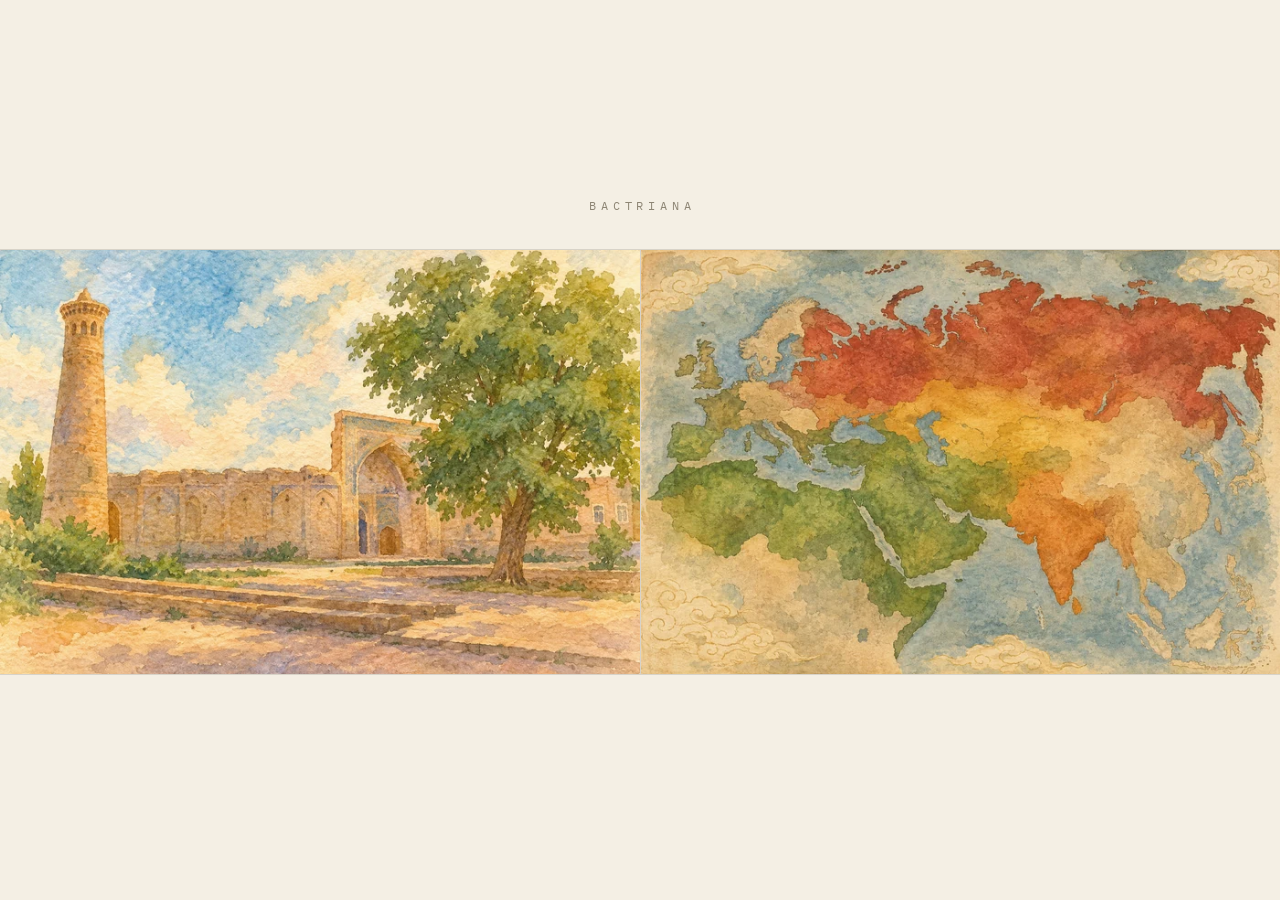
<file: docs/index.html>
<!--
  ─────────────────────────────────────────────────────────────────────────
  bactriana.org — splash page.

  A doorway, nothing more. Two destinations, no navigation, no subpages.
  Content lives at jamespickett.info and courses.bactriana.org.
  /sandbox/ is deliberately unlinked.

  IMAGE CREDITS
    Left  — the Poi Kalyan ensemble, Bukhara. Photograph by James Pickett,
            rendered as watercolor using Google Gemini (Nano Banana 2). The
            composition and content are photographic; the rendering is
            generative.
    Right — Eurasia. Watercolor generated with Google Gemini (Nano Banana 2).

  Design follows jamespickett.info. Built with the assistance of Claude Opus 5.
  ─────────────────────────────────────────────────────────────────────────
-->
<!DOCTYPE html>
<html lang="en">
<head>
<meta charset="utf-8">
<meta name="viewport" content="width=device-width, initial-scale=1">
<title>Bactriana</title>
<meta name="description" content="Digital projects and course materials of James Pickett, historian of Islam and empire in Eurasia.">
<link rel="icon" href="favicon.ico">
<link rel="preconnect" href="https://fonts.googleapis.com">
<link rel="preconnect" href="https://fonts.gstatic.com" crossorigin>
<link href="https://fonts.googleapis.com/css2?family=Spectral:ital,wght@0,300;0,400&family=IBM+Plex+Mono:wght@400;500&display=swap" rel="stylesheet">
<link rel="stylesheet" href="style.css">
</head>
<body>

<h1 class="wordmark">Bactriana</h1>

<main class="doors">

  <a class="door" href="https://jamespickett.info/">
    <img src="bukhara-dusk-1200.webp"
         srcset="bukhara-dusk-700.webp 700w, bukhara-dusk-1200.webp 1200w"
         sizes="(max-width: 820px) 100vw, 50vw"
         alt="The Kalyan minaret and mosque, Bukhara"
         width="1200" height="800" decoding="async">
    <span class="veil"></span>
    <span class="label">
      <span class="name">Personal Website</span>
      <span class="addr">jamespickett.info</span>
    </span>
  </a>

  <a class="door" href="https://courses.bactriana.org/">
    <img src="eurasia-map-1200.webp"
         srcset="eurasia-map-700.webp 700w, eurasia-map-1200.webp 1200w"
         sizes="(max-width: 820px) 100vw, 50vw"
         alt="Watercolor map of Eurasia"
         width="1200" height="800" decoding="async">
    <span class="veil"></span>
    <span class="label">
      <span class="name">Course Websites</span>
      <span class="addr">courses.bactriana.org</span>
    </span>
  </a>

</main>

</body>
</html>
</file>
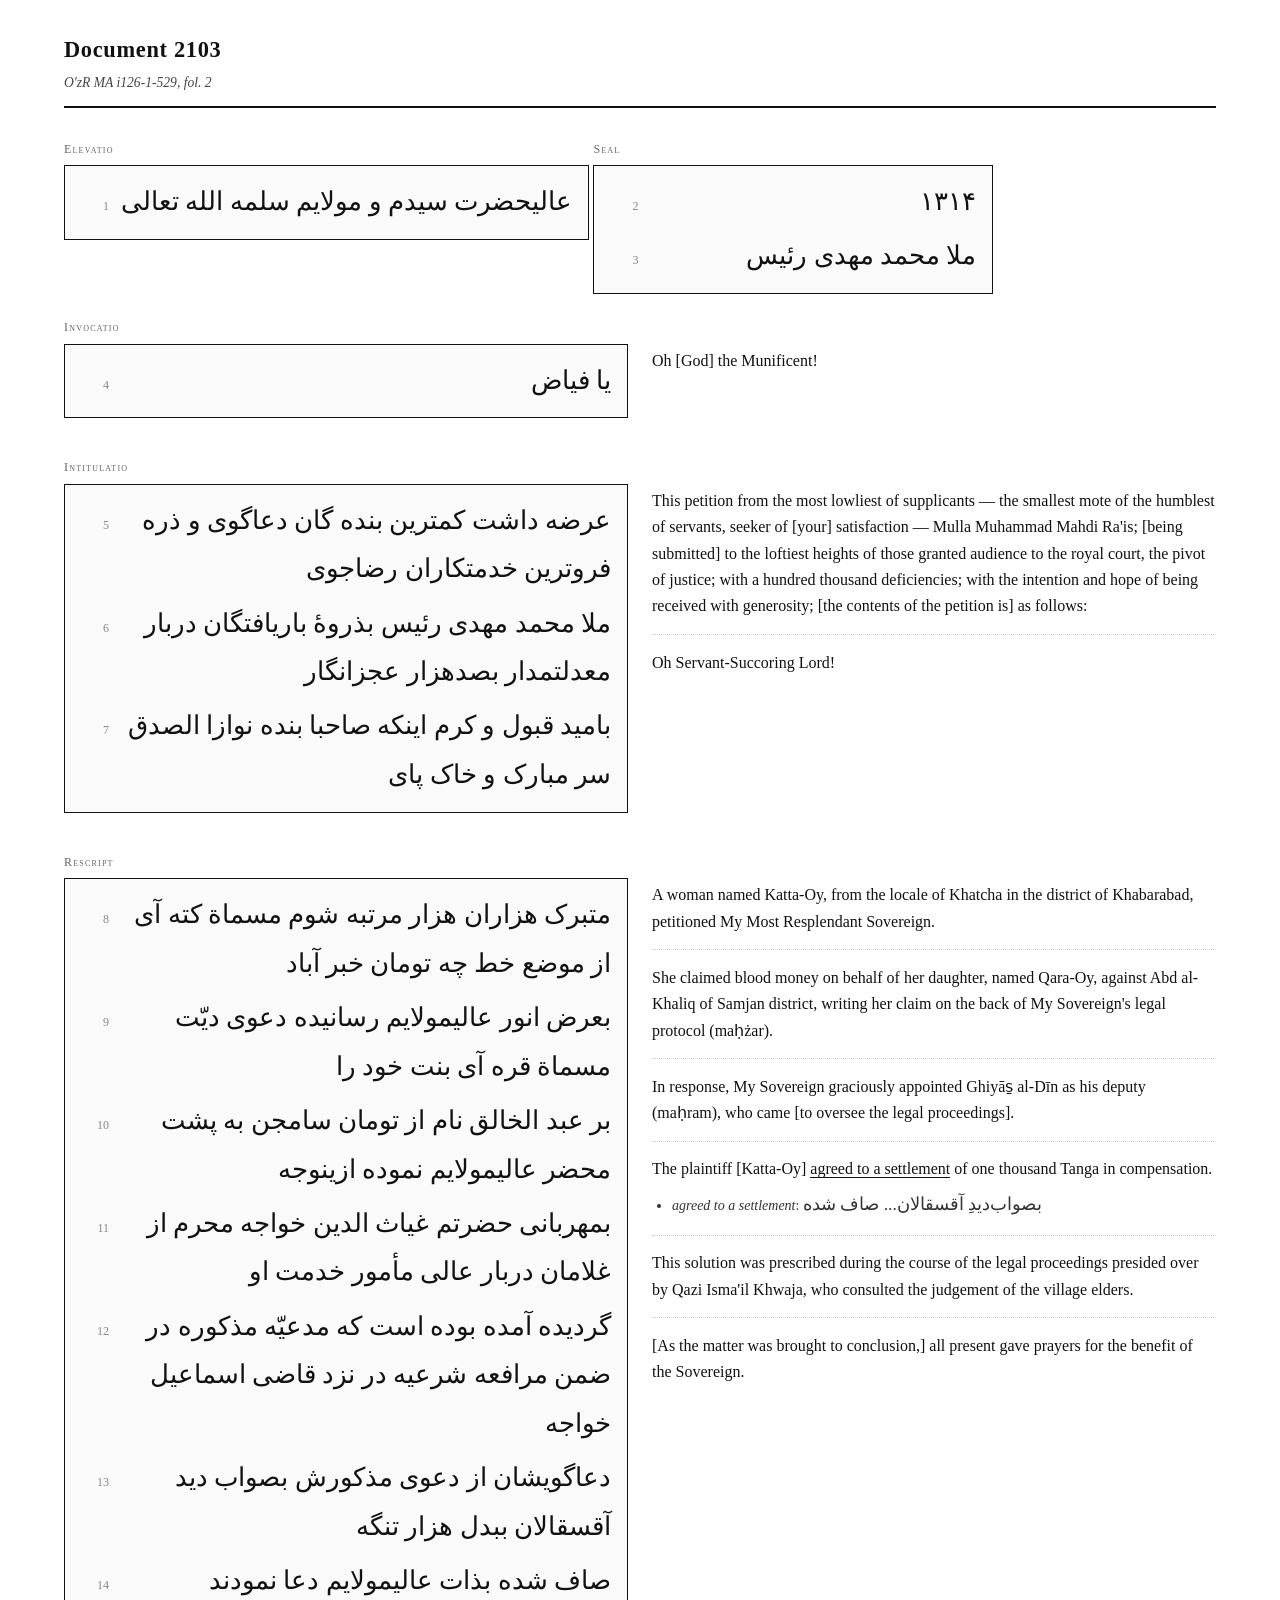
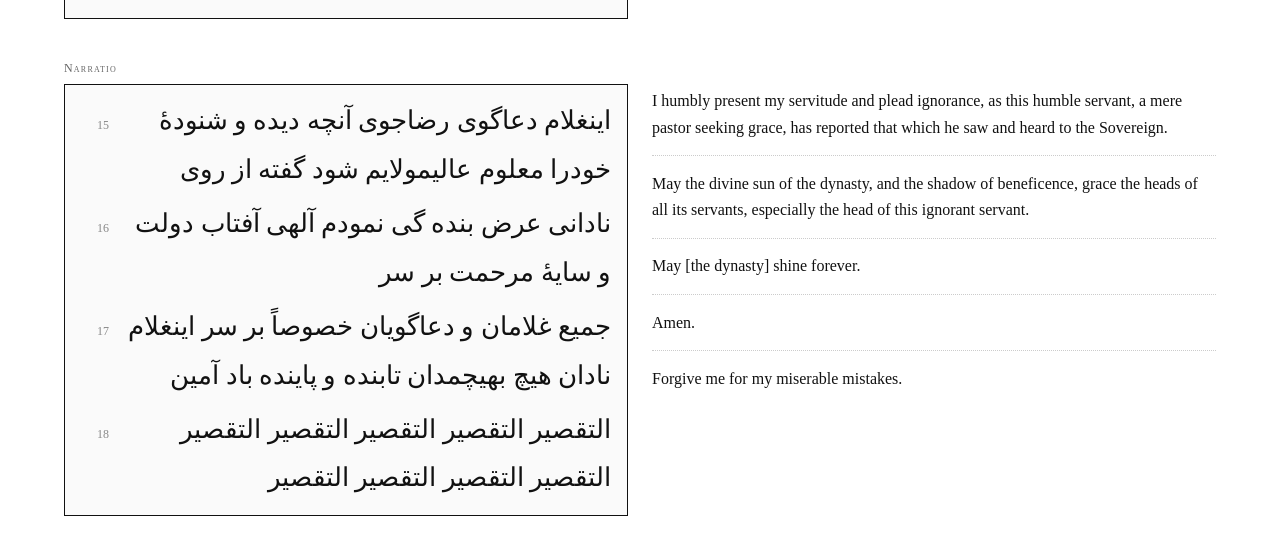
<file: docs/sandbox/document_2103.html>
<!DOCTYPE html>
<html xmlns="http://www.w3.org/1999/xhtml" lang="en">
<head>
    <meta charset="UTF-8"/>
    <title>Document 2103</title>
    <link rel="stylesheet" href="doc_translation.css"/>
</head>
<body>

<header>
    <h1>Document 2103</h1>
    <p class="source-ref">O'zR MA i126-1-529, fol. 2</p>
</header>

<!-- Sections with no translation: elevatio, seal -->
<section class="trans-only">
    <div class="trans-only-label">Elevatio</div>
    <div class="original">
        <div class="orig-lines">
            <div class="orig-line">
                <span class="line-num">1</span>
                <span class="line-text" lang="fa" dir="rtl">عالیحضرت سیدم و مولایم سلمه الله تعالی</span>
            </div>
        </div>
    </div>
</section>

<section class="trans-only">
    <div class="trans-only-label">Seal</div>
    <div class="original">
        <div class="orig-lines">
            <div class="orig-line">
                <span class="line-num">2</span>
                <span class="line-text" lang="fa" dir="rtl">۱۳۱۴</span>
            </div>
            <div class="orig-line">
                <span class="line-num">3</span>
                <span class="line-text" lang="fa" dir="rtl">ملا محمد مهدی رئیس</span>
            </div>
        </div>
    </div>
</section>

<!-- Parallel text sections -->

<section class="parallel-section">
    <div class="section-label">Invocatio</div>
    <div class="parallel-row">
        <div class="original">
            <div class="orig-lines">
                <div class="orig-line">
                    <span class="line-num">4</span>
                    <span class="line-text" lang="fa" dir="rtl">یا فیاض</span>
                </div>
            </div>
        </div>
        <div class="translation">
            <div class="sentence-block">
                <p class="sentence">Oh [God] the Munificent!</p>
            </div>
        </div>
    </div>
</section>

<section class="parallel-section">
    <div class="section-label">Intitulatio</div>
    <div class="parallel-row">
        <div class="original">
            <div class="orig-lines">
                <div class="orig-line">
                    <span class="line-num">5</span>
                    <span class="line-text" lang="fa" dir="rtl">عرضه داشت کمترین بنده گان دعاگوی و ذره فروترین خدمتکاران رضاجوی</span>
                </div>
                <div class="orig-line">
                    <span class="line-num">6</span>
                    <span class="line-text" lang="fa" dir="rtl">ملا محمد مهدی رئیس بذروۀ باریافتگان دربار معدلتمدار بصدهزار عجزانگار</span>
                </div>
                <div class="orig-line">
                    <span class="line-num">7</span>
                    <span class="line-text" lang="fa" dir="rtl">بامید قبول و کرم اینکه صاحبا بنده نوازا الصدق سر مبارک و خاک پای</span>
                </div>
            </div>
        </div>
        <div class="translation">
            <div class="sentence-block">
                <p class="sentence">This petition from the most lowliest of supplicants — the smallest mote of the humblest of servants, seeker of [your] satisfaction — Mulla Muhammad Mahdi Ra'is; [being submitted] to the loftiest heights of those granted audience to the royal court, the pivot of justice; with a hundred thousand deficiencies; with the intention and hope of being received with generosity; [the contents of the petition is] as follows:</p>
            </div>
            <div class="sentence-block">
                <p class="sentence">Oh Servant-Succoring Lord!</p>
            </div>
        </div>
    </div>
</section>

<section class="parallel-section">
    <div class="section-label">Rescript</div>
    <div class="parallel-row">
        <div class="original">
            <div class="orig-lines">
                <div class="orig-line">
                    <span class="line-num">8</span>
                    <span class="line-text" lang="fa" dir="rtl">متبرک هزاران هزار مرتبه شوم مسماة کته آی از موضع خط چه تومان خبر آباد</span>
                </div>
                <div class="orig-line">
                    <span class="line-num">9</span>
                    <span class="line-text" lang="fa" dir="rtl">بعرض انور عالیمولایم رسانیده دعوی دیّت مسماة قره آی بنت خود را</span>
                </div>
                <div class="orig-line">
                    <span class="line-num">10</span>
                    <span class="line-text" lang="fa" dir="rtl">بر عبد الخالق نام از تومان سامجن به پشت محضر عالیمولایم نموده ازینوجه</span>
                </div>
                <div class="orig-line">
                    <span class="line-num">11</span>
                    <span class="line-text" lang="fa" dir="rtl">بمهربانی حضرتم غیاث الدین خواجه محرم از غلامان دربار عالی مأمور خدمت او</span>
                </div>
                <div class="orig-line">
                    <span class="line-num">12</span>
                    <span class="line-text" lang="fa" dir="rtl">گردیده آمده بوده است که مدعیّه مذکوره در ضمن مرافعه شرعیه در نزد قاضی اسماعیل خواجه</span>
                </div>
                <div class="orig-line">
                    <span class="line-num">13</span>
                    <span class="line-text" lang="fa" dir="rtl">دعاگویشان از دعوی مذکورش بصواب دید آقسقالان ببدل هزار تنگه</span>
                </div>
                <div class="orig-line">
                    <span class="line-num">14</span>
                    <span class="line-text" lang="fa" dir="rtl">صاف شده بذات عالیمولایم دعا نمودند</span>
                </div>
            </div>
        </div>
        <div class="translation">
            <div class="sentence-block">
                <p class="sentence">A woman named Katta-Oy, from the locale of Khatcha in the district of Khabarabad, petitioned My Most Resplendant Sovereign.</p>
            </div>
            <div class="sentence-block">
                <p class="sentence">She claimed blood money on behalf of her daughter, named Qara-Oy, against Abd al-Khaliq of Samjan district, writing her claim on the back of My Sovereign's legal protocol (maḥżar).</p>
            </div>
            <div class="sentence-block">
                <p class="sentence">In response, My Sovereign graciously appointed Ghiyās̱ al-Dīn as his deputy (maḥram), who came [to oversee the legal proceedings].</p>
            </div>
            <div class="sentence-block">
                <p class="sentence">The plaintiff [Katta-Oy] <span class="glossed-target">agreed to a settlement</span> of one thousand Tanga in compensation.</p>
                <ul class="gloss-notes">
                    <li><span class="gloss-target">agreed to a settlement</span>: <span class="gloss-text" lang="fa" dir="rtl">بصواب‌دیدِ آقسقالان... صاف شده</span></li>
                </ul>
            </div>
            <div class="sentence-block">
                <p class="sentence">This solution was prescribed during the course of the legal proceedings presided over by Qazi Isma'il Khwaja, who consulted the judgement of the village elders.</p>
            </div>
            <div class="sentence-block">
                <p class="sentence">[As the matter was brought to conclusion,] all present gave prayers for the benefit of the Sovereign.</p>
            </div>
        </div>
    </div>
</section>

<section class="parallel-section">
    <div class="section-label">Narratio</div>
    <div class="parallel-row">
        <div class="original">
            <div class="orig-lines">
                <div class="orig-line">
                    <span class="line-num">15</span>
                    <span class="line-text" lang="fa" dir="rtl">اینغلام دعاگوی رضاجوی آنچه دیده و شنودۀ خودرا معلوم عالیمولایم شود گفته از روی</span>
                </div>
                <div class="orig-line">
                    <span class="line-num">16</span>
                    <span class="line-text" lang="fa" dir="rtl">نادانی عرض بنده گی نمودم آلهی آفتاب دولت و سایۀ مرحمت بر سر</span>
                </div>
                <div class="orig-line">
                    <span class="line-num">17</span>
                    <span class="line-text" lang="fa" dir="rtl">جمیع غلامان و دعاگویان خصوصاً بر سر اینغلام نادان هیچ بهیچمدان تابنده و پاینده باد آمین</span>
                </div>
                <div class="orig-line">
                    <span class="line-num">18</span>
                    <span class="line-text" lang="fa" dir="rtl">التقصیر التقصیر التقصير التقصیر التقصیر التقصير التقصیر التقصیر التقصير</span>
                </div>
            </div>
        </div>
        <div class="translation">
            <div class="sentence-block">
                <p class="sentence">I humbly present my servitude and plead ignorance, as this humble servant, a mere pastor seeking grace, has reported that which he saw and heard to the Sovereign.</p>
            </div>
            <div class="sentence-block">
                <p class="sentence">May the divine sun of the dynasty, and the shadow of beneficence, grace the heads of all its servants, especially the head of this ignorant servant.</p>
            </div>
            <div class="sentence-block">
                <p class="sentence">May [the dynasty] shine forever.</p>
            </div>
            <div class="sentence-block">
                <p class="sentence">Amen.</p>
            </div>
            <div class="sentence-block">
                <p class="sentence">Forgive me for my miserable mistakes.</p>
            </div>
        </div>
    </div>
</section>

</body>
</html>
</file>
<file: docs/style.css>
/* ==========================================================================
   bactriana.org — splash page.
   Two doors, nothing else. The destination appears on hover or focus;
   on touch screens, where there is no hover, it is always visible.
   Palette and type follow jamespickett.info.
   ========================================================================== */

:root {
  --paper:   #f4efe4;
  --ink:     #2c2a22;
  --ink-soft:#8d8574;
  --turquoise-deep: #0e5f64;

  --display: "Spectral", Georgia, "Times New Roman", serif;
  --utility: "IBM Plex Mono", ui-monospace, "SFMono-Regular", monospace;
}

*, *::before, *::after { box-sizing: border-box; margin: 0; padding: 0; }

html, body { height: 100%; }

body {
  background: var(--paper);
  color: var(--ink);
  font-family: var(--display);
  font-weight: 300;
  display: flex;
  flex-direction: column;
  justify-content: center;
  padding-bottom: 3vh;
}

/* --- the wordmark: small, so the images carry the page, but present so a
       stranger (and a search engine) knows where they have landed --- */
.wordmark {
  flex: 0 0 auto;
  text-align: center;
  font-family: var(--utility);
  font-weight: 400;
  font-size: .72rem;
  letter-spacing: .42em;
  text-indent: .42em;           /* optical centering against the tracking */
  text-transform: uppercase;
  color: var(--ink-soft);
  padding: 0 1rem clamp(1.6rem, 4vh, 2.8rem);
}

/* --- the doors --- */
/* Each door keeps the image's own 3:2, so nothing is cropped away: the
   two sit as one continuous 3:1 band across the full width of the page. */
.doors {
  flex: 0 0 auto;
  display: grid;
  grid-template-columns: 1fr 1fr;
}

.door { aspect-ratio: 3 / 2; }

.door {
  position: relative;
  display: block;
  overflow: hidden;
  text-decoration: none;
  color: inherit;
  border-top: 1px solid rgba(44,42,34,.14);
  border-bottom: 1px solid rgba(44,42,34,.14);
}
.door + .door { border-left: 1px solid rgba(44,42,34,.14); }

.door img {
  width: 100%;
  height: 100%;
  object-fit: cover;
  display: block;
  filter: saturate(.94);
  transition: transform .8s cubic-bezier(.2,.6,.2,1), filter .4s ease;
}

/* a wash that deepens on hover so the label has something to sit on */
.veil {
  position: absolute;
  inset: 0;
  background: linear-gradient(to bottom,
    rgba(20,26,26,.10) 0%, rgba(20,26,26,.52) 100%);
  opacity: 0;
  transition: opacity .38s ease;
  pointer-events: none;
}

.label {
  position: absolute;
  left: 0; right: 0; bottom: 0;
  padding: 2rem 1.6rem 2.2rem;
  text-align: center;
  pointer-events: none;
  opacity: 0;
  transform: translateY(14px);
  transition: opacity .34s ease, transform .34s cubic-bezier(.2,.6,.2,1);
}

.name {
  display: block;
  font-family: var(--display);
  font-weight: 400;
  font-size: clamp(1.25rem, 2.6vw, 1.85rem);
  line-height: 1.2;
  color: #f6f1e6;
  text-shadow: 0 1px 10px rgba(12,18,18,.5);
}

.addr {
  display: block;
  font-family: var(--utility);
  font-size: .66rem;
  letter-spacing: .16em;
  text-transform: uppercase;
  color: #cfe0dd;
  margin-top: .5rem;
  text-shadow: 0 1px 8px rgba(12,18,18,.55);
}

.door:hover img,
.door:focus-visible img { transform: scale(1.04); filter: saturate(1.04); }

.door:hover .veil,
.door:focus-visible .veil { opacity: 1; }

.door:hover .label,
.door:focus-visible .label { opacity: 1; transform: none; }

.door:focus-visible {
  outline: 3px solid var(--turquoise-deep);
  outline-offset: -3px;
}

/* ------------------------------------------------------------- responsive */
@media (max-width: 820px) {
  .doors { grid-template-columns: 1fr; }
  .door + .door { border-left: 0; border-top: 0; }
  .label { padding: 1.4rem 1.2rem 1.5rem; }
}

/* No hover on touch screens, so never hide the destination there. */
@media (hover: none) {
  .veil  { opacity: 1; }
  .label { opacity: 1; transform: none; }
}

@media (prefers-reduced-motion: reduce) {
  *, *::before, *::after { transition: none !important; }
  .door:hover img { transform: none; }
}
</file>
<file: docs/sandbox/doc_translation.css>
/* document.css — Persian document parallel text view */

/* ── Reset & base ── */
*, *::before, *::after {
    box-sizing: border-box;
    margin: 0;
    padding: 0;
}

body {
    font-family: Georgia, 'Times New Roman', serif;
    font-size: 1rem;
    line-height: 1.6;
    color: #111;
    background: #fff;
    max-width: 1200px;
    margin: 2rem auto;
    padding: 0 1.5rem;
}

/* ── Header ── */
header {
    border-bottom: 2px solid #111;
    padding-bottom: 0.75rem;
    margin-bottom: 2rem;
}

header h1 {
    font-size: 1.4rem;
    font-weight: bold;
    letter-spacing: 0.03em;
}

.source-ref {
    font-size: 0.85rem;
    color: #444;
    font-style: italic;
    margin-top: 0.25rem;
}

/* ── Section label ── */
.section-label,
.trans-only-label {
    font-size: 0.75rem;
    font-variant: small-caps;
    letter-spacing: 0.1em;
    color: #666;
    margin-bottom: 0.4rem;
}

/* ── Original text box (shared by trans-only and parallel sections) ── */
.original {
    border: 1px solid #111;
    padding: 0.75rem 1rem;
    background: #fafafa;
    font-family: 'Scheherazade New', 'Noto Naskh Arabic', 'Traditional Arabic', serif;
}

/* ── Line layout within original box ── */
.orig-lines {
    display: flex;
    flex-direction: column;
    gap: 0.35rem;
}

.orig-line {
    display: flex;
    flex-direction: row;
    align-items: baseline;
    gap: 0.75rem;
}

/* Line number: sits in left margin, LTR, fixed width */
.line-num {
    font-family: Georgia, serif;
    font-size: 0.75rem;
    color: #888;
    min-width: 1.75rem;
    text-align: right;
    flex-shrink: 0;
    direction: ltr;
    padding-top: 0.15rem;
}

/* Line text: RTL, grows to fill remaining width */
.line-text {
    font-size: 1.6rem;
    line-height: 1.9;
    direction: rtl;
    text-align: right;
    flex: 1;
}

/* ── Transcription-only sections (elevatio, seal) ── */
.trans-only {
    margin-bottom: 1.5rem;
    display: inline-block;
    min-width: 400px;
}

/* ── Parallel sections ── */
.parallel-section {
    margin-bottom: 2.5rem;
}

.parallel-row {
    display: grid;
    grid-template-columns: 1fr 1fr;
    gap: 1.5rem;
    align-items: start;
}

/* ── Translation column ── */
.translation {
    padding: 0.25rem 0;
}

/* ── Sentence blocks ── */
.sentence-block {
    margin-bottom: 0.9rem;
    padding-bottom: 0.9rem;
    border-bottom: 1px dotted #ccc;
}

.sentence-block:last-child {
    border-bottom: none;
    margin-bottom: 0;
    padding-bottom: 0;
}

.sentence {
    font-size: 1rem;
    line-height: 1.65;
}

/* ── Glossed target phrase in translation ── */
.glossed-target {
    border-bottom: 1px solid #111;
    cursor: default;
}

/* ── Gloss notes ── */
.gloss-notes {
    list-style: disc;
    margin-top: 0.5rem;
    margin-left: 1.25rem;
    font-size: 0.875rem;
    color: #333;
    line-height: 1.5;
}

.gloss-notes li {
    margin-bottom: 0.2rem;
}

.gloss-target {
    font-style: italic;
}

.gloss-text {
    font-family: 'Scheherazade New', 'Noto Naskh Arabic', 'Traditional Arabic', serif;
    font-size: 1.1rem;
    direction: rtl;
    unicode-bidi: embed;
}
</file>
